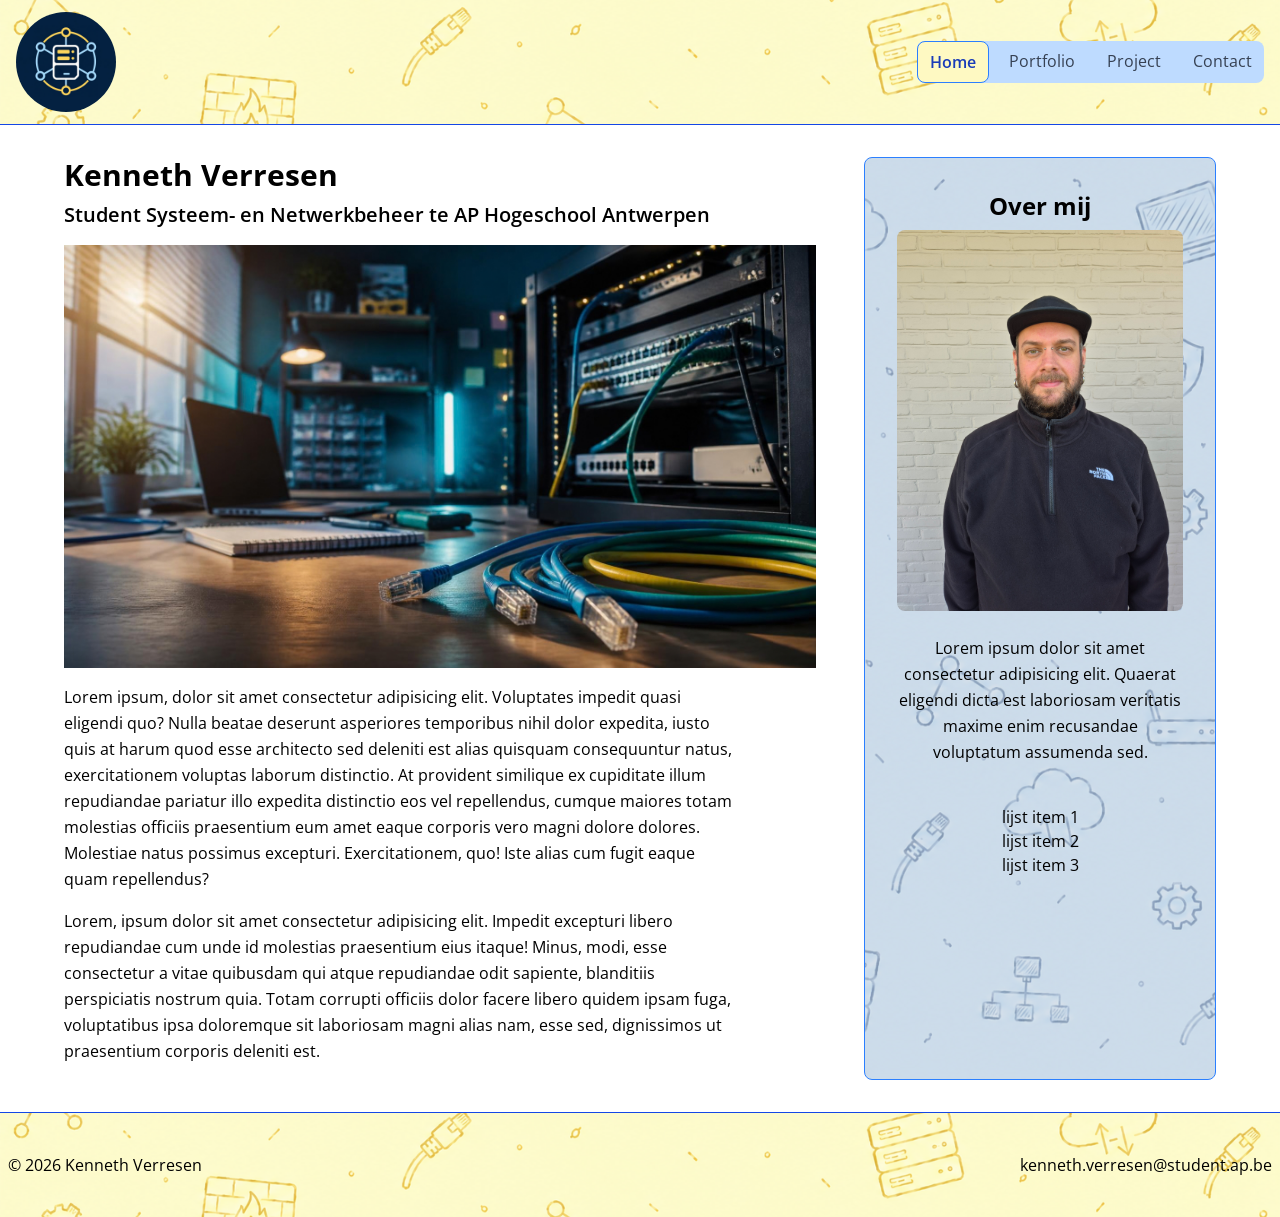
<file: index.html>
<!DOCTYPE html>
<html lang="nl-BE">
<head>
    <meta charset="UTF-8">
    <meta name="viewport" content="width=device-width, initial-scale=1.0">
    <title>Kenneth Verresen - Portfolio van een student systeem- en netwerkbeheer</title>
    <meta name="description" content="Portfolio van Kenneth Verresen, student graduaat systeem- en netwerkbeheer aan AP Hogeschool te Antwerpen. Bekijk mijn projecten en neem contact op.">
    <link rel="preconnect" href="https://fonts.googleapis.com">
    <link rel="preconnect" href="https://fonts.gstatic.com" crossorigin>
    <link href="https://fonts.googleapis.com/css2?family=Open+Sans:ital,wght@0,300..800;1,300..800&display=swap" rel="stylesheet">
    <link rel="stylesheet" href="css/tailwind.css">
    <link rel="stylesheet" href="./css/style.css">
</head>
<body>
    <header class="w-full px-4 py-3 flex flex-wrap items-center justify-between border-b
    border-blue-700 bg-[url(../assets/images/doodle-background-yellow.png)] bg-cover bg-center">
        <a href="./index.html"><img src="./assets/images/portfolio-logo-systeem-en-netwerkbeheer.png" alt="logo systeem en netwerkbeheer" width="100" class="rounded-full"></a>
        <input type="checkbox" id="menu-knop" class="peer sr-only" />
        <label
            for="menu-knop"
            class="cursor-pointer rounded-lg border border-blue-500 text-blue-900 bg-yellow-100 px-3 py-2 peer-focusvisible:outline-2 md:hidden"
            ><svg xmlns="http://www.w3.org/2000/svg" width="24" height="24" viewBox="0 0 24 24" fill="none" stroke="currentColor" stroke-width="2" stroke-linecap="round" stroke-linejoin="round" class="lucide lucide-menu preview-icon"><path d="M4 5h16"/><path d="M4 12h16"/><path d="M4 19h16"/></svg><span class="sr-only">menu</span>
        </label>
        <nav aria-label="Hoofdmenu" class="hidden w-full peer-checked:block md:block md:w-auto">
            <ul class="flex flex-col md:flex-row bg-blue-200 rounded-lg md:gap-2">
                <li><a href="./index.html" aria-current="page" class="block px-3 py-2 rounded-lg text-blue-800 border border-blue-500 bg-yellow-100 font-semibold">Home</a></li>
                <li><a href="./portfolio.html" class="block px-3 py-2 rounded-lg text-gray-700 hover:bg-yellow-50">Portfolio</a></li>
                <li><a href="./project.html" class="block px-3 py-2 rounded-lg text-gray-700 hover:bg-yellow-50">Project</a></li>
                <li><a href="./contact.html" class="block px-3 py-2 rounded-lg text-gray-700 hover:bg-yellow-50">Contact</a></li>
            </ul>
        </nav>
    </header>
    <div class="max-w-6xl mx-auto grid grid-cols-1 md:grid-cols-3 gap-12 my-8">
        <main class="md:col-span-2">
            <h1 class="text-3xl font-bold">Kenneth Verresen <br><span class="text-xl font-semibold">Student Systeem- en Netwerkbeheer te AP Hogeschool Antwerpen</span></h1>
            <section>
                <article class="my-4">
                    <img src="./assets/images/netwerkbeheer-sfeerbeeld.png" alt="netwerk sfeerbeeld">
                    <p class="max-w-2xl leading-relaxed my-4">
                    <!-- Introductie tot mijn homepage-->    
                    Lorem ipsum, dolor sit amet consectetur adipisicing elit. Voluptates impedit quasi eligendi quo? Nulla beatae deserunt asperiores temporibus nihil dolor expedita, iusto quis at harum quod esse architecto sed deleniti est alias quisquam consequuntur natus, exercitationem voluptas laborum distinctio. At provident similique ex cupiditate illum repudiandae pariatur illo expedita distinctio eos vel repellendus, cumque maiores totam molestias officiis praesentium eum amet eaque corporis vero magni dolore dolores. Molestiae natus possimus excepturi. Exercitationem, quo! Iste alias cum fugit eaque quam repellendus?</p>
                    <p class="max-w-2xl leading-relaxed my-4">Lorem, ipsum dolor sit amet consectetur adipisicing elit. Impedit excepturi libero repudiandae cum unde id molestias praesentium eius itaque! Minus, modi, esse consectetur a vitae quibusdam qui atque repudiandae odit sapiente, blanditiis perspiciatis nostrum quia. Totam corrupti officiis dolor facere libero quidem ipsam fuga, voluptatibus ipsa doloremque sit laboriosam magni alias nam, esse sed, dignissimos ut praesentium corporis deleniti est.</p>
                </article>
            </section>
        </main>
        <aside class="border border-blue-500 bg-gray-200 bg-blend-multiply bg-[url(../assets/images/doodle-background-blue.png)] bg-cover bg-center rounded-lg flex flex-col items-center gap-2 col-span-1 p-8">
            <h2 class="text-2xl text-center font-bold">Over mij<span class="sr-only">Kenneth Verresen student systeem- en netwerkbeheer</span></h2>
            <img src="./assets/images/foto-kenneth-verresen.jpg" alt="foto Kenneth" width="300" class="rounded-lg">
            <p class="text-center max-w-2xl leading-relaxed my-4">
                <!--Content volgt-->
                Lorem ipsum dolor sit amet consectetur adipisicing elit. Quaerat eligendi dicta est laboriosam veritatis maxime enim recusandae voluptatum assumenda sed.</p>
                <ul class="m-4">
                    <li>lijst item 1</li>
                    <li>lijst item 2</li>
                    <li>lijst item 3</li>
                </ul>
        </aside>
    </div>
    <footer class="w-full border-t border-blue-700 bg-[url(../assets/images/doodle-background-yellow.png)] bg-cover bg-center py-10 md:flex justify-between">
        <p class="px-2">&#169;&nbsp;2026 Kenneth Verresen</p>  
        <p class="px-2">kenneth.verresen@student.ap.be</p>
    </footer>
</body>
</html>
</file>
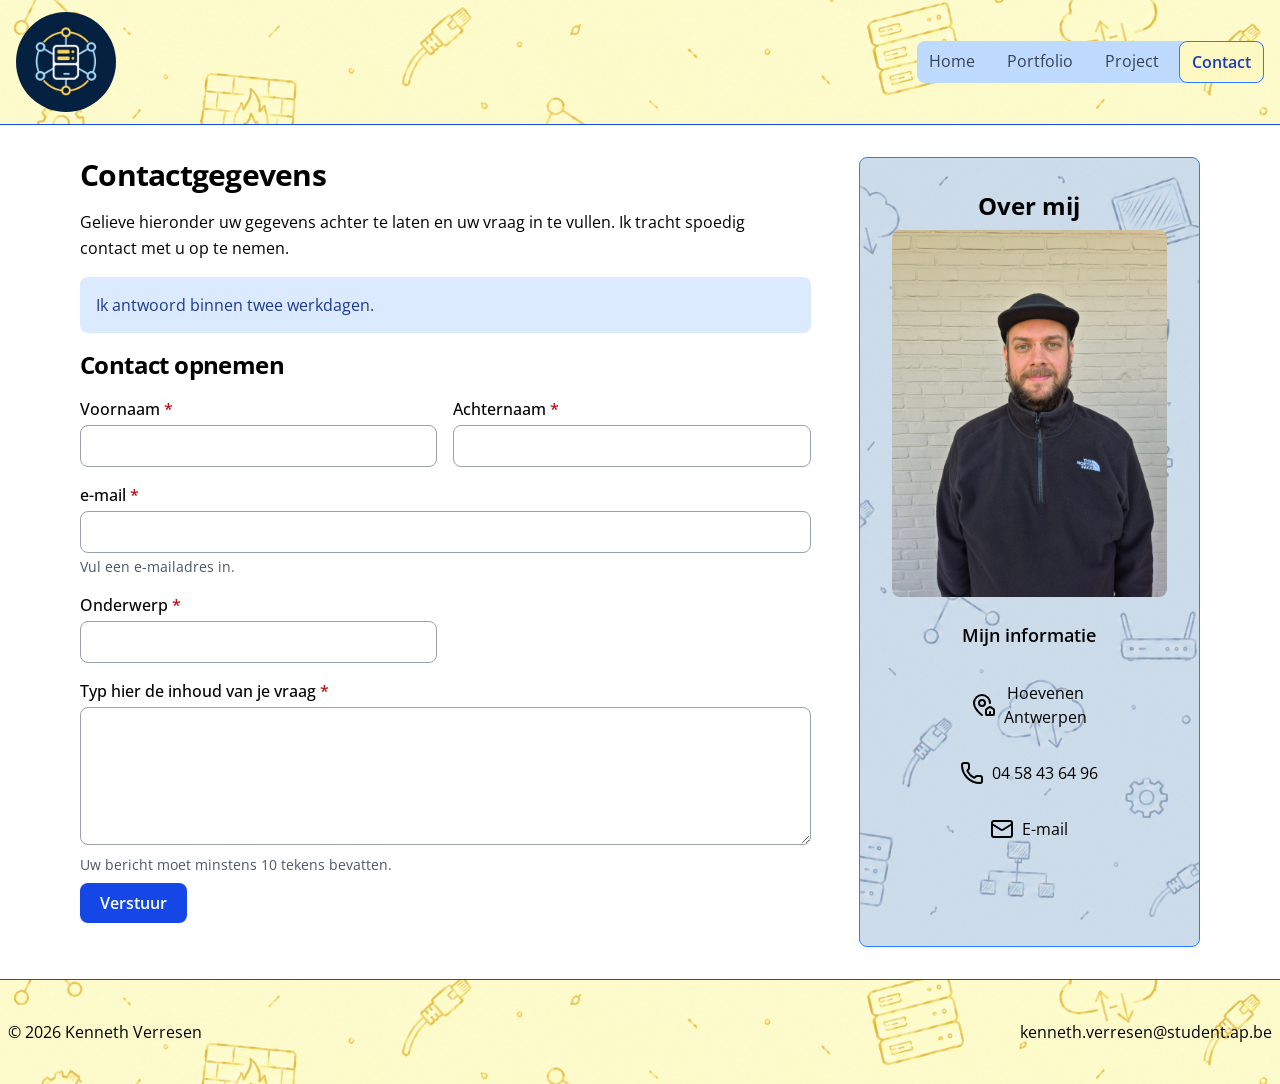
<file: contact.html>
<!DOCTYPE html>
<html lang="nl-BE">
<head>
    <meta charset="UTF-8">
    <meta name="viewport" content="width=device-width, initial-scale=1.0">
    <title>Contactpagina - Kenneth Verresen - Student systeem- en netwerkbeheer</title>
    <meta name="description" content="Contactpagina van Kenneth Verresen, student graduaat systeem-en netwerkbeheer aan AP Hogeschool te Antwerpen. Aarzel niet om contact op te nemen.">
    <link rel="preconnect" href="https://fonts.googleapis.com">
    <link rel="preconnect" href="https://fonts.gstatic.com" crossorigin>
    <link href="https://fonts.googleapis.com/css2?family=Open+Sans:ital,wght@0,300..800;1,300..800&display=swap" rel="stylesheet">
    <link rel="stylesheet" href="css/tailwind.css">
    <link rel="stylesheet" href="./css/style.css">
</head>
<body>
    <header class="w-full px-4 py-3 flex flex-wrap items-center justify-between border-b
    border-blue-700 bg-[url(../assets/images/doodle-background-yellow.png)] bg-cover bg-center">
        <a href="./index.html"><img src="./assets/images/portfolio-logo-systeem-en-netwerkbeheer.png" alt="logo systeem en netwerkbeheer" width="100" class="rounded-full"></a>
        <input type="checkbox" id="menu-knop" class="peer sr-only" />
        <label
            for="menu-knop"
            class="cursor-pointer rounded-lg border border-blue-500 text-blue-900 bg-yellow-100 px-3 py-2 peer-focusvisible:outline-2 md:hidden"
            ><svg xmlns="http://www.w3.org/2000/svg" width="24" height="24" viewBox="0 0 24 24" fill="none" stroke="currentColor" stroke-width="2" stroke-linecap="round" stroke-linejoin="round" class="lucide lucide-menu preview-icon"><path d="M4 5h16"/><path d="M4 12h16"/><path d="M4 19h16"/></svg><span class="sr-only">menu</span>
            </label>
        <nav aria-label="Hoofdmenu" class="hidden w-full peer-checked:block md:block md:w-auto">
            <ul class="flex flex-col md:flex-row bg-blue-200 rounded-lg md:gap-2">
                <li><a href="./index.html" class="block px-3 py-2 rounded-lg text-gray-700 hover:bg-yellow-50">Home</a></li>
                <li><a href="./portfolio.html" class="block px-3 py-2 rounded-lg text-gray-700 hover:bg-yellow-50">Portfolio</a></li>
                <li><a href="./project.html" class="block px-3 py-2 rounded-lg text-gray-700 hover:bg-yellow-50">Project</a></li>
                <li><a href="./contact.html" aria-current="page" class="block px-3 py-2 rounded-lg border border-blue-500 bg-yellow-100 text-blue-800 font-semibold">Contact</a></li>
            </ul>
        </nav>
    </header>
    <div class="max-w-6xl mx-auto px-4 grid grid-cols-1 md:grid-cols-3 gap-12 my-8">
        <main class="md:col-span-2">
            <h1 class="text-3xl font-bold tracking-tight">Contactgegevens</h1>
            <section>
                <article class="my-4">
                    <p class="max-w-2xl leading-relaxed my-4">
                    Gelieve hieronder uw gegevens achter te laten en uw vraag in te vullen. Ik tracht spoedig contact met u op te nemen.</p>
                    <p class="mt-4 rounded-lg bg-blue-100 p-4 text-blue-900">Ik antwoord binnen twee
                        werkdagen.</p>
                    <h2 class="text-2xl font-bold tracking-tight py-4">Contact opnemen</h2>
                    <form name="contact" method="POST" data-netlify="true" class="grid md:grid-cols-2 gap-4">
                        <div>
                            <label for="voornaam" class="block font-medium">Voornaam <span class="text-red-700"
                            aria-hidden="true">*</span>
                            </label>
                            <input type="text" id="voornaam" name="naam" autocomplete="name" required
                            class="mt-1 w-full rounded-lg border border-gray-400 bg-white px-3
                            py-2 focus-visible:outline-2 focus-visible:outline-offset-2 focus-visible:outline-blue-700">
                        </div>
                        <div>
                            <label for="achternaam" class="block font-medium">Achternaam <span class="text-red-700"
                            aria-hidden="true">*</span>
                            </label>
                            <input type="text" id="achternaam" name="naam" autocomplete="name" required
                            class="mt-1 w-full rounded-lg border border-gray-400 bg-white px-3
                            py-2 focus-visible:outline-2 focus-visible:outline-offset-2 focus-visible:outline-blue-700">
                        </div>
                        <div class="col-span-2">
                            <label for="mail" class="block font-medium">e-mail <span class="text-red-700" aria-hidden="true">*</span>
                            </label>
                            <input type="email" id="mail" name="mail" autocomplete="email" required
                            aria-describedby="mail-hulp"
                            class="peer mt-1 w-full rounded-lg border border-gray-400 bg-white
                            px-3 py-2 user-invalid:border-red-700 focus-visible:outline-2 focus-visible:outline-offset-2
                            focus-visible:outline-blue-700">
                            <p id="mail-hulp" class="mt-1 text-sm text-gray-600">Vul een e-mailadres in.</p>
                            <p class="mt-1 hidden text-sm font-semibold text-red-700 peer-userinvalid:block">Vul uw e-mailadres correct in.</p>
                        </div>
                        <div class="col-span-2 md:col-span-1">
                            <label for="onderwerp" class="block font-medium">Onderwerp <span class="text-red-700"
                            aria-hidden="true">*</span>
                            </label>
                            <input type="text" id="onderwerp" name="naam" autocomplete="name" required
                            class="mt-1 w-full rounded-lg border border-gray-400 bg-white px-3
                            py-2 focus-visible:outline-2 focus-visible:outline-offset-2 focus-visible:outline-blue-700">
                        </div>
                        <div class="col-span-2">
                            <label for="inhoud" class="block font-medium">Typ hier de inhoud van je vraag <span class="text-red-700" aria-hidden="true">*</span>
                            </label>
                            <textarea id="inhoud" name="inhoud" rows="5" required minlength="10"
                            aria-describedby="inhoud-hulp"
                            class="peer mt-1 w-full rounded-lg border border-gray-400 bg-white
                            px-3 py-2 user-invalid:border-red-700 focus-visible:outline-2 focus-visible:outline-offset-2
                            focus-visible:outline-blue-700">
                            </textarea>
                            <p id="inhoud-hulp" class="mt-1 text-sm text-gray-600">Uw bericht moet minstens 10 tekens bevatten.</p>
                            <p class="mt-1 hidden text-sm font-semibold text-red-700 peer-userinvalid:block">Uw bericht is te kort. Het moet minstens 10 tekens bevatten.
                            </p>
                            <button type="submit"
                            class="rounded-lg bg-blue-700 px-5 py-2 my-2 font-semibold text-white
                            hover:bg-blue-800 focus-visible:outline-2 focus-visible:outline-offset-2 focusvisible:outline-blue-700">Verstuur
                            </button>
                        </div>
                    </form>        
                </article>
            </section>
        </main>
        <aside class="border border-blue-500 bg-gray-200 bg-blend-multiply bg-[url(../assets/images/doodle-background-blue.png)] bg-cover bg-center rounded-lg flex flex-col items-center gap-2 col-span-1 p-8">
            <h2 class="text-2xl text-center font-bold">Over mij<span class="sr-only">Kenneth Verresen student systeem- en netwerkbeheer</span></h2>
            
            <img src="./assets/images/foto-kenneth-verresen.jpg" alt="foto Kenneth" width="300" class="rounded-lg">
            <h3 class="text-center text-lg font-semibold my-4">
            Mijn informatie</h3>
            <ul class="flex flex-col items-center gap-4 text-center">
                <li class="inline-flex items-center hover:bg-yellow-200 rounded-lg hover:text-blue-700 gap-2 px-3 py-2">
                    <svg xmlns="http://www.w3.org/2000/svg" 
                    width="24" 
                    height="24" 
                    viewBox="0 0 24 24" 
                    fill="none" 
                    stroke="currentColor" 
                    stroke-width="2" 
                    stroke-linecap="round" 
                    stroke-linejoin="round" 
                    aria-hidden="true"
                    class="lucide lucide-map-pin-house preview-icon">
                    <path d="M15 22a1 1 0 0 1-1-1v-4a1 1 0 0 1 .445-.832l3-2a1 1 0 0 1 1.11 0l3 2A1 1 0 0 1 22 17v4a1 1 0 0 1-1 1z"/>
                    <path d="M18 10a8 8 0 0 0-16 0c0 4.993 5.539 10.193 7.399 11.799a1 1 0 0 0 .601.2"/>
                    <path d="M18 22v-3"/><circle cx="10" cy="10" r="3"/></svg>Hoevenen<br> Antwerpen
                </li>
                <li class="inline-flex items-center hover:bg-yellow-200 rounded-lg hover:text-blue-700 gap-2 px-3 py-2">
                    <svg xmlns="http://www.w3.org/2000/svg" width="24" height="24" viewBox="0 0 24 24" fill="none" stroke="currentColor" stroke-width="2" stroke-linecap="round" stroke-linejoin="round" aria-hidden="true" class="lucide lucide-phone preview-icon"><path d="M13.832 16.568a1 1 0 0 0 1.213-.303l.355-.465A2 2 0 0 1 17 15h3a2 2 0 0 1 2 2v3a2 2 0 0 1-2 2A18 18 0 0 1 2 4a2 2 0 0 1 2-2h3a2 2 0 0 1 2 2v3a2 2 0 0 1-.8 1.6l-.468.351a1 1 0 0 0-.292 1.233 14 14 0 0 0 6.392 6.384"/></svg>04 58 43 64 96
                </li>
                <li><a href="mailto:kenneth.verresen@student.ap.be" class="hover:text-blue-700 hover:bg-yellow-200 inline-flex items-center rounded-lg gap-2 px-3 py-2">
                    <svg xmlns="http://www.w3.org/2000/svg" width="24" height="24" viewBox="0 0 24 24" fill="none" stroke="currentColor" stroke-width="2" stroke-linecap="round" stroke-linejoin="round" class="lucide lucide-mail preview-icon" aria-hidden="true"><path d="m22 7-8.991 5.727a2 2 0 0 1-2.009 0L2 7"/><rect x="2" y="4" width="20" height="16" rx="2"/></svg>E-mail</a>
                </li>
            </ul>   
        </aside>
    </div>
    <footer class="w-full border-t border-blue-700 bg-[url(../assets/images/doodle-background-yellow.png)] bg-cover bg-center py-10 md:flex justify-between">
        <p class="px-2">&#169;&nbsp;2026 Kenneth Verresen</p>  
        <p class="px-2">kenneth.verresen@student.ap.be</p>
    </footer>
</body>
</html>
</file>
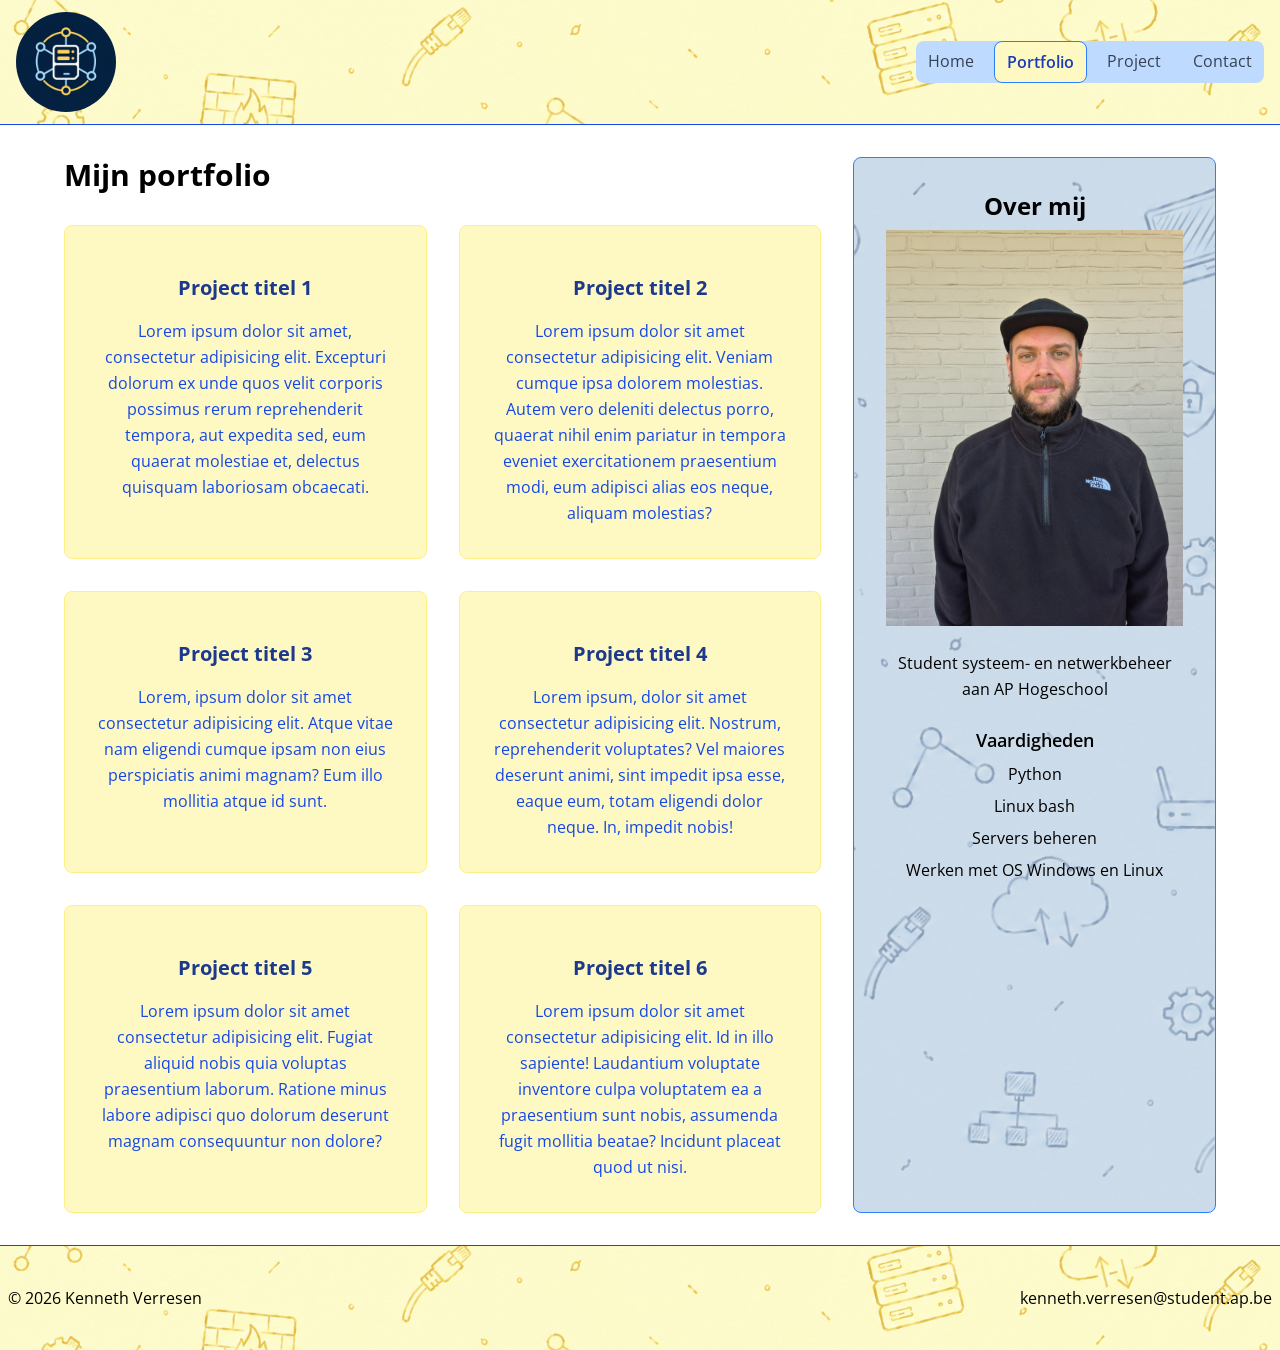
<file: portfolio.html>
<!DOCTYPE html>
<html lang="nl-BE">
<head>
    <meta charset="UTF-8">
    <meta name="viewport" content="width=device-width, initial-scale=1.0">
    <title>Portfolio pagina - Kenneth Verresen student systeem- en netwerkbeheer</title>
    <meta name="description" content="Portfolio pagina van Kenneth Verresen, student graduaat systeem- en netwerkbeheer aan AP Hogeschool te Antwerpen. Hier kan u mijn verschillende projecten bekijken.">
    <link rel="preconnect" href="https://fonts.googleapis.com">
    <link rel="preconnect" href="https://fonts.gstatic.com" crossorigin>
    <link href="https://fonts.googleapis.com/css2?family=Open+Sans:ital,wght@0,300..800;1,300..800&display=swap" rel="stylesheet">
    <link rel="stylesheet" href="css/tailwind.css">
    <link rel="stylesheet" href="./css/style.css">
</head>
<body>
    <header class="px-4 py-3 flex flex-wrap items-center justify-between border-b
    border-blue-700 bg-[url(../assets/images/doodle-background-yellow.png)] bg-cover bg-center">
        <a href="./index.html"><img src="./assets/images/portfolio-logo-systeem-en-netwerkbeheer.png" alt="logo systeem en netwerkbeheer" width="100" class="rounded-full"></a>
        <input type="checkbox" id="menu-knop" class="peer sr-only" />
        <label
            for="menu-knop"
            class="cursor-pointer rounded-lg border border-blue-500 text-blue-900 bg-yellow-100 px-3 py-2 peer-focusvisible:outline-2 md:hidden"
            ><svg xmlns="http://www.w3.org/2000/svg" width="24" height="24" viewBox="0 0 24 24" fill="none" stroke="currentColor" stroke-width="2" stroke-linecap="round" stroke-linejoin="round" class="lucide lucide-menu preview-icon"><path d="M4 5h16"/><path d="M4 12h16"/><path d="M4 19h16"/></svg><span class="sr-only">menu</span>
        </label>
        <nav aria-label="Hoofdmenu" class="hidden w-full peer-checked:block md:block md:w-auto">
            <ul class="flex flex-col rounded-lg bg-blue-200 md:flex-row md:gap-2">
                <li><a href="./index.html" class="block px-3 py-2 rounded-lg text-gray-700 hover:bg-yellow-50">Home</a></li>
                <li><a href="./portfolio.html" aria-current="page" class="block px-3 py-2 rounded-lg text-blue-800 font-semibold bg-yellow-100 border border-blue-500">Portfolio</a></li>
                <li><a href="./project.html" class="block px-3 py-2 rounded-lg text-gray-700 hover:bg-yellow-50">Project</a></li>
                <li><a href="./contact.html" class="block px-3 py-2 rounded-lg text-gray-700 hover:bg-yellow-50">Contact</a></li>
            </ul>
        </nav>
    </header>
    <div class="max-w-6xl mx-auto grid grid-cols-1 md:grid-cols-3 gap-8 my-8">
        <main class="md:col-span-2">
            <h1 class="text-3xl font-bold">Mijn portfolio</h1>
            <section class="mt-8">
                <div class="grid grid-cols-2 gap-8">
                    <article class="text-center border border-yellow-200 bg-yellow-100 hover:bg-yellow-200 rounded-lg hover:shadow-sm flex flex-col p-8">
                    <h2 class="text-xl font-bold text-blue-900 my-4">Project titel 1</h2>
                    <p class="text-blue-700 leading-relaxed">Lorem ipsum dolor sit amet, consectetur adipisicing elit. Excepturi dolorum ex unde quos velit corporis possimus rerum reprehenderit tempora, aut expedita sed, eum quaerat molestiae et, delectus quisquam laboriosam obcaecati.</p>
                    </article>
                    <article class="text-center border border-yellow-200 bg-yellow-100 hover:shadow-sm hover:bg-yellow-200 rounded-lg flex flex-col p-8">
                        <h2 class="text-xl font-bold text-blue-900 my-4">Project titel 2</h2>
                        <p class="text-blue-700 leading-relaxed">Lorem ipsum dolor sit amet consectetur adipisicing elit. Veniam cumque ipsa dolorem molestias. Autem vero deleniti delectus porro, quaerat nihil enim pariatur in tempora eveniet exercitationem praesentium modi, eum adipisci alias eos neque, aliquam molestias?</p>
                    </article>
                    <article class="text-center border border-yellow-200 bg-yellow-100 hover:shadow-sm hover:bg-yellow-200 rounded-lg flex flex-col p-8">
                        <h2 class="text-xl font-bold text-blue-900 my-4">Project titel 3</h2>
                        <p class="text-blue-700 leading-relaxed">Lorem, ipsum dolor sit amet consectetur adipisicing elit. Atque vitae nam eligendi cumque ipsam non eius perspiciatis animi magnam? Eum illo mollitia atque id sunt.</p>
                    </article>
                    <article class="text-center border border-yellow-200 bg-yellow-100 hover:shadow-sm hover:bg-yellow-200 rounded-lg flex flex-col p-8">
                        <h2 class="text-xl font-bold text-blue-900 my-4">Project titel 4</h2>
                        <p class="text-blue-700 leading-relaxed">Lorem ipsum, dolor sit amet consectetur adipisicing elit. Nostrum, reprehenderit voluptates? Vel maiores deserunt animi, sint impedit ipsa esse, eaque eum, totam eligendi dolor neque. In, impedit nobis!</p>
                    </article>
                    <article class="text-center border border-yellow-200 bg-yellow-100 hover:shadow-sm hover:bg-yellow-200 rounded-lg flex flex-col p-8">
                        <h2 class="text-xl font-bold text-blue-900 my-4">Project titel 5</h2>
                        <p class="text-blue-700 leading-relaxed">Lorem ipsum dolor sit amet consectetur adipisicing elit. Fugiat aliquid nobis quia voluptas praesentium laborum. Ratione minus labore adipisci quo dolorum deserunt magnam consequuntur non dolore?</p>
                    </article>
                    <article class="text-center border border-yellow-200 bg-yellow-100 hover:shadow-sm hover:bg-yellow-200 rounded-lg flex flex-col p-8">
                        <h2 class="text-xl font-bold text-blue-900 my-4">Project titel 6</h2>
                        <p class="text-blue-700 leading-relaxed">Lorem ipsum dolor sit amet consectetur adipisicing elit. Id in illo sapiente! Laudantium voluptate inventore culpa voluptatem ea a praesentium sunt nobis, assumenda fugit mollitia beatae? Incidunt placeat quod ut nisi.</p>
                    </article>
                </div>
            </section>
        </main>
        <aside class="border border-blue-500 bg-gray-200 bg-blend-multiply bg-[url(../assets/images/doodle-background-blue.png)] bg-cover bg-center rounded-lg flex flex-col items-center gap-2 col-span-1 p-8">
            <h2 class="text-2xl text-center font-bold">Over mij<span class="sr-only">Kenneth Verresen student systeem- en netwerkbeheer</span></h2>
            <img src="./assets/images/foto-kenneth-verresen.jpg" alt="foto Kenneth" width="300">
            <p class="text-center max-w-2xl leading-relaxed my-4">
                Student systeem- en netwerkbeheer aan AP Hogeschool</p>
                <h3 class="text-lg font-semibold">Vaardigheden</h3>
                <ul class="flex flex-col items-center gap-2">
                    <li>Python</li>
                    <li>Linux bash</li>
                    <li>Servers beheren</li>
                    <li>Werken met OS Windows en Linux</li>
                </ul>
        </aside>
    </div>
    <footer class="w-full border-t border-blue-700 bg-[url(../assets/images/doodle-background-yellow.png)] bg-cover bg-center py-10 md:flex justify-between">
        <p class="px-2">&#169;&nbsp;2026 Kenneth Verresen</p>  
        <p class="px-2">kenneth.verresen@student.ap.be</p>
    </footer>
</body>
</html>
</file>
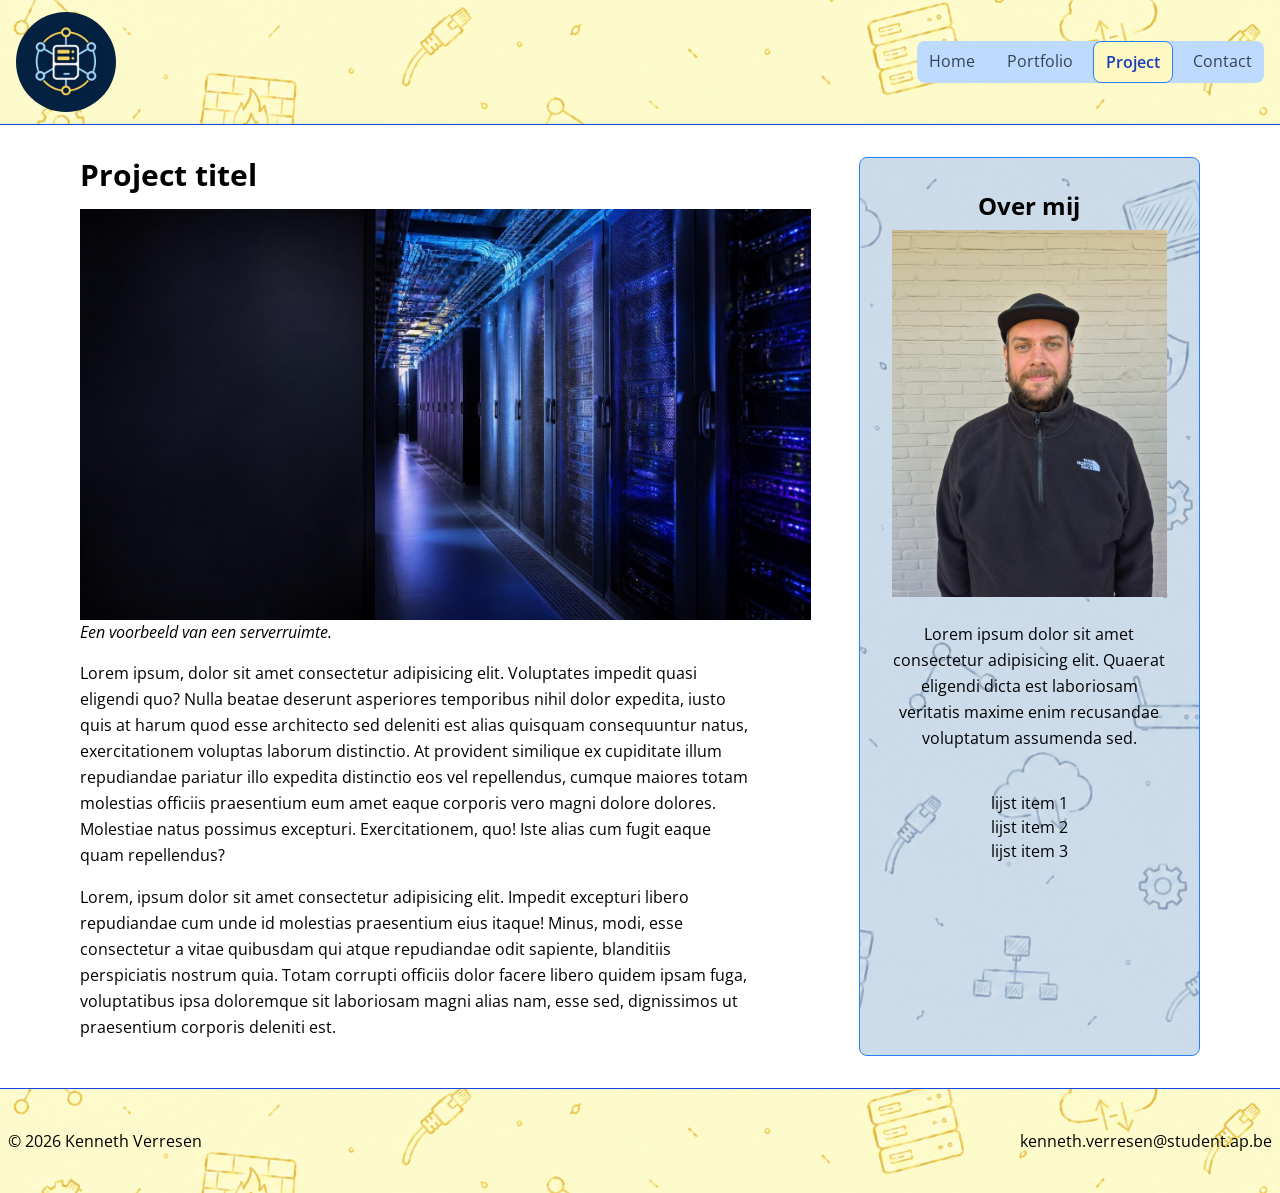
<file: project.html>
<!DOCTYPE html>
<html lang="nl-BE">
<head>
    <meta charset="UTF-8">
    <meta name="viewport" content="width=device-width, initial-scale=1.0">
    <title>Project 1 - Portfolio - Student systeem- en netwerkbeheer</title>
    <meta name="description" content="*Projectnaam placeholder*, een project van Kenneth Verresen, student graduaat systeem- en netwerkbeheer aan AP Hogeschool te Antwerpen. Bekijk mijn projecten en neem contact op.">
    <link rel="preconnect" href="https://fonts.googleapis.com">
    <link rel="preconnect" href="https://fonts.gstatic.com" crossorigin>
    <link href="https://fonts.googleapis.com/css2?family=Open+Sans:ital,wght@0,300..800;1,300..800&display=swap" rel="stylesheet">
    <link rel="stylesheet" href="css/tailwind.css">
    <link rel="stylesheet" href="./css/style.css">
</head>
<body>
    <header class="w-full px-4 py-3 flex flex-wrap items-center justify-between border-b
    border-blue-700 bg-[url(../assets/images/doodle-background-yellow.png)] bg-cover bg-center">
        <a href="./index.html"><img src="./assets/images/portfolio-logo-systeem-en-netwerkbeheer.png" alt="logo systeem en netwerkbeheer" width="100" class="rounded-full"></a>
        <input type="checkbox" id="menu-knop" class="peer sr-only" />
        <label
            for="menu-knop"
            class="cursor-pointer rounded-lg border border-blue-500 text-blue-900 bg-yellow-100 px-3 py-2 peer-focusvisible:outline-2 md:hidden"
            ><svg xmlns="http://www.w3.org/2000/svg" width="24" height="24" viewBox="0 0 24 24" fill="none" stroke="currentColor" stroke-width="2" stroke-linecap="round" stroke-linejoin="round" class="lucide lucide-menu preview-icon"><path d="M4 5h16"/><path d="M4 12h16"/><path d="M4 19h16"/></svg><span class="sr-only">menu</span>
            </label>
        <nav aria-label="Hoofdmenu" class="hidden w-full peer-checked:block md:block md:w-auto">
            <ul class="flex flex-col md:flex-row bg-blue-200 rounded-lg md:gap-2">
                <li><a href="./index.html" class="block px-3 py-2 rounded-lg text-gray-700 hover:bg-yellow-50">Home</a></li>
                <li><a href="./portfolio.html" class="block px-3 py-2 rounded-lg text-gray-700 hover:bg-yellow-50">Portfolio</a></li>
                <li><a href="./project.html" aria-current="page" class="block px-3 py-2 rounded-lg bg-yellow-100 border border-blue-500 text-blue-800 font-semibold">Project</a></li>
                <li><a href="./contact.html"  class="block px-3 py-2 rounded-lg  text-gray-700 hover:bg-yellow-50">Contact</a></li>
            </ul>
        </nav>
    </header>
    <div class="max-w-6xl mx-auto px-4 grid grid-cols-1 md:grid-cols-3 gap-12 my-8">
        <main class="md:col-span-2">
            <h1 class="text-3xl font-bold">Project titel</h1>
            <section>
                <article class="my-4">
                    <!-- Content van een project-->    
                    <figure class="my-4">
                        <img src="./assets/images/serverruimte-portfolio.png" alt="afbeelding voorbeeld van serverruimte">
                        <figcaption class="italic">Een voorbeeld van een serverruimte.</figcaption>
                    </figure>
                    <p class="max-w-2xl leading-relaxed my-4">Lorem ipsum, dolor sit amet consectetur adipisicing elit. Voluptates impedit quasi eligendi quo? Nulla beatae deserunt asperiores temporibus nihil dolor expedita, iusto quis at harum quod esse architecto sed deleniti est alias quisquam consequuntur natus, exercitationem voluptas laborum distinctio. At provident similique ex cupiditate illum repudiandae pariatur illo expedita distinctio eos vel repellendus, cumque maiores totam molestias officiis praesentium eum amet eaque corporis vero magni dolore dolores. Molestiae natus possimus excepturi. Exercitationem, quo! Iste alias cum fugit eaque quam repellendus?</p>
                    <p class="max-w-2xl leading-relaxed my-4">Lorem, ipsum dolor sit amet consectetur adipisicing elit. Impedit excepturi libero repudiandae cum unde id molestias praesentium eius itaque! Minus, modi, esse consectetur a vitae quibusdam qui atque repudiandae odit sapiente, blanditiis perspiciatis nostrum quia. Totam corrupti officiis dolor facere libero quidem ipsam fuga, voluptatibus ipsa doloremque sit laboriosam magni alias nam, esse sed, dignissimos ut praesentium corporis deleniti est.</p>
                </article>
            </section>
        </main>
        <aside class="border border-blue-500 bg-gray-200 bg-blend-multiply bg-[url(../assets/images/doodle-background-blue.png)] bg-cover bg-center rounded-lg flex flex-col items-center gap-2 col-span-1 p-8">
            <h2 class="text-2xl text-center font-bold">Over mij<span class="sr-only">Kenneth Verresen student systeem- en netwerkbeheer</span></h2>
            <img src="./assets/images/foto-kenneth-verresen.jpg" alt="foto Kenneth" width="300">
            <p class="text-center max-w-2xl leading-relaxed my-4">
                <!--Content volgt-->
                Lorem ipsum dolor sit amet consectetur adipisicing elit. Quaerat eligendi dicta est laboriosam veritatis maxime enim recusandae voluptatum assumenda sed.</p>
                <ul class="m-4">
                    <li>lijst item 1</li>
                    <li>lijst item 2</li>
                    <li>lijst item 3</li>
                </ul>
        </aside>
    </div>
    <footer class="w-full border-t border-blue-700 bg-[url(../assets/images/doodle-background-yellow.png)] bg-cover bg-center py-10 md:flex justify-between">
        <p class="px-2">&#169;&nbsp;2026 Kenneth Verresen</p>  
        <p class="px-2">kenneth.verresen@student.ap.be</p>
    </footer>
</body>
</html>
</file>
<file: css/style.css>
body {
    font-family:"Open Sans", Sans-serif;
    width: 100%;
}
</file>
